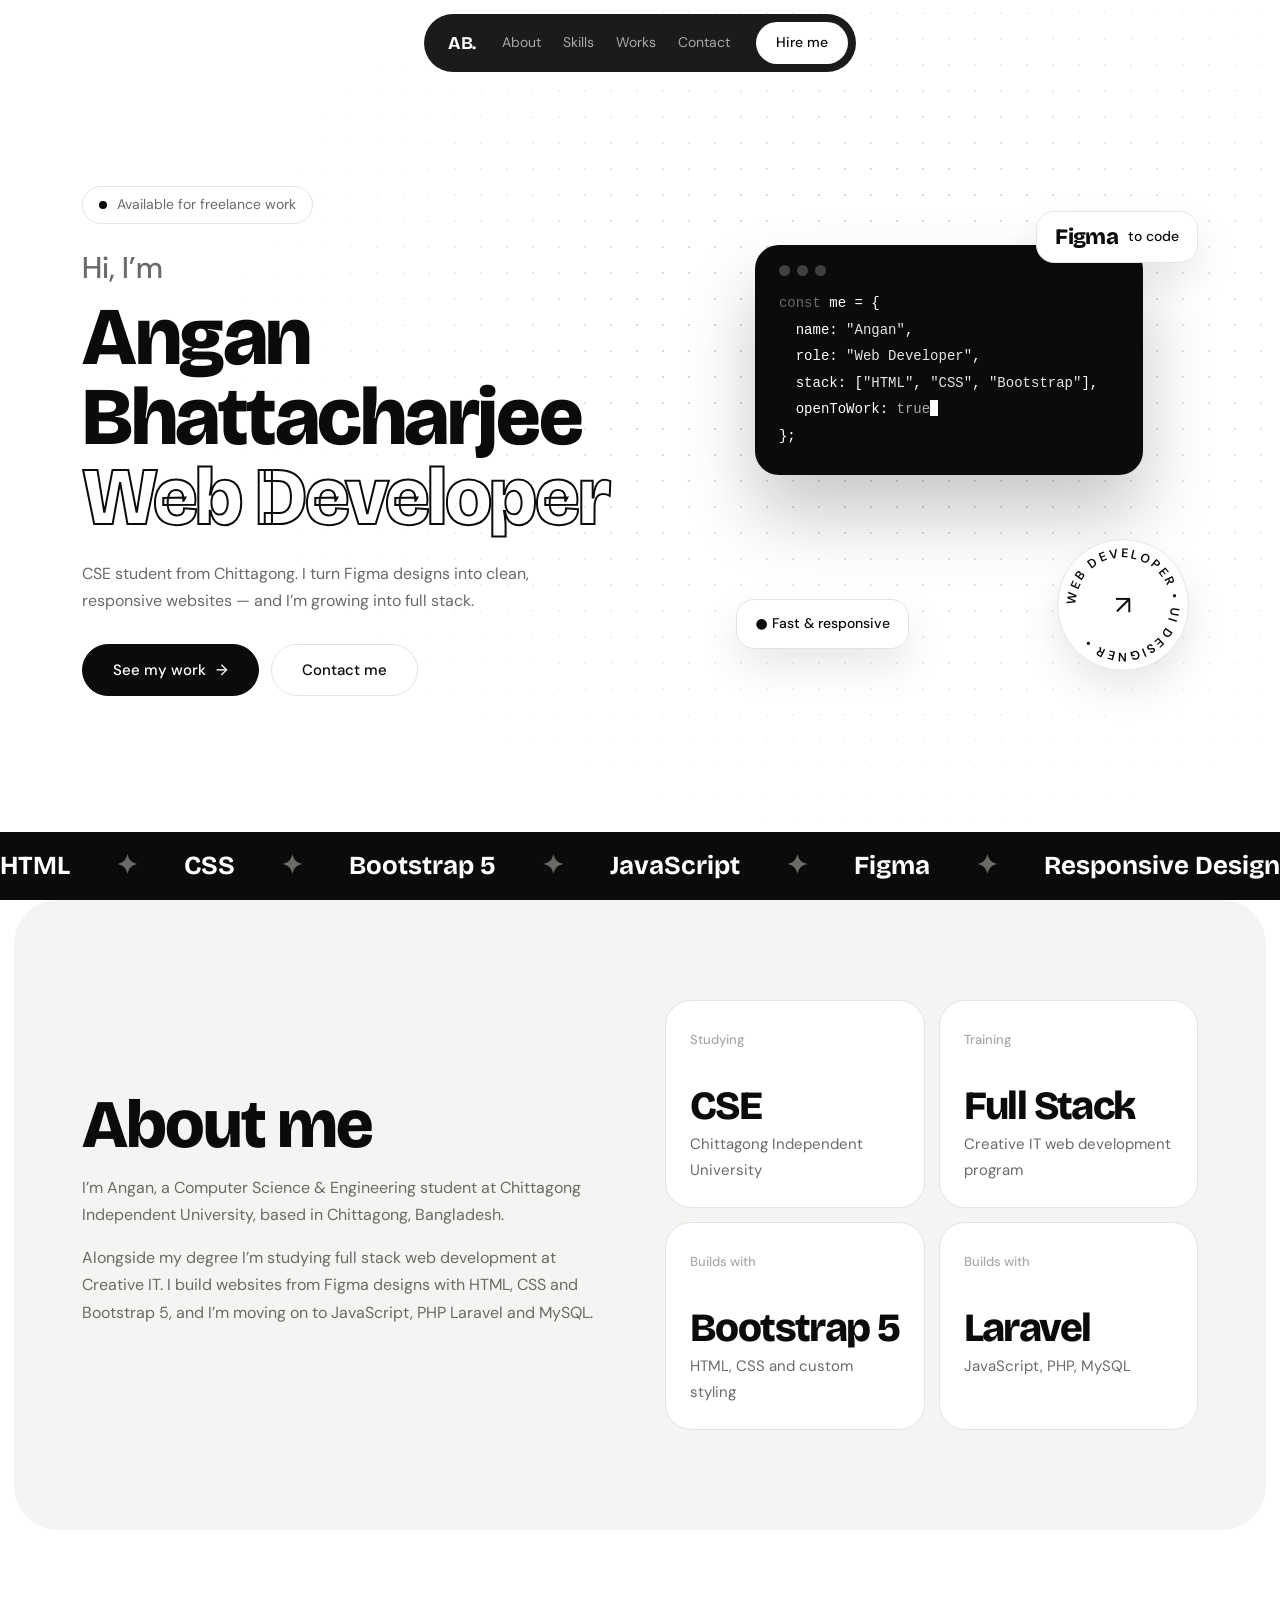
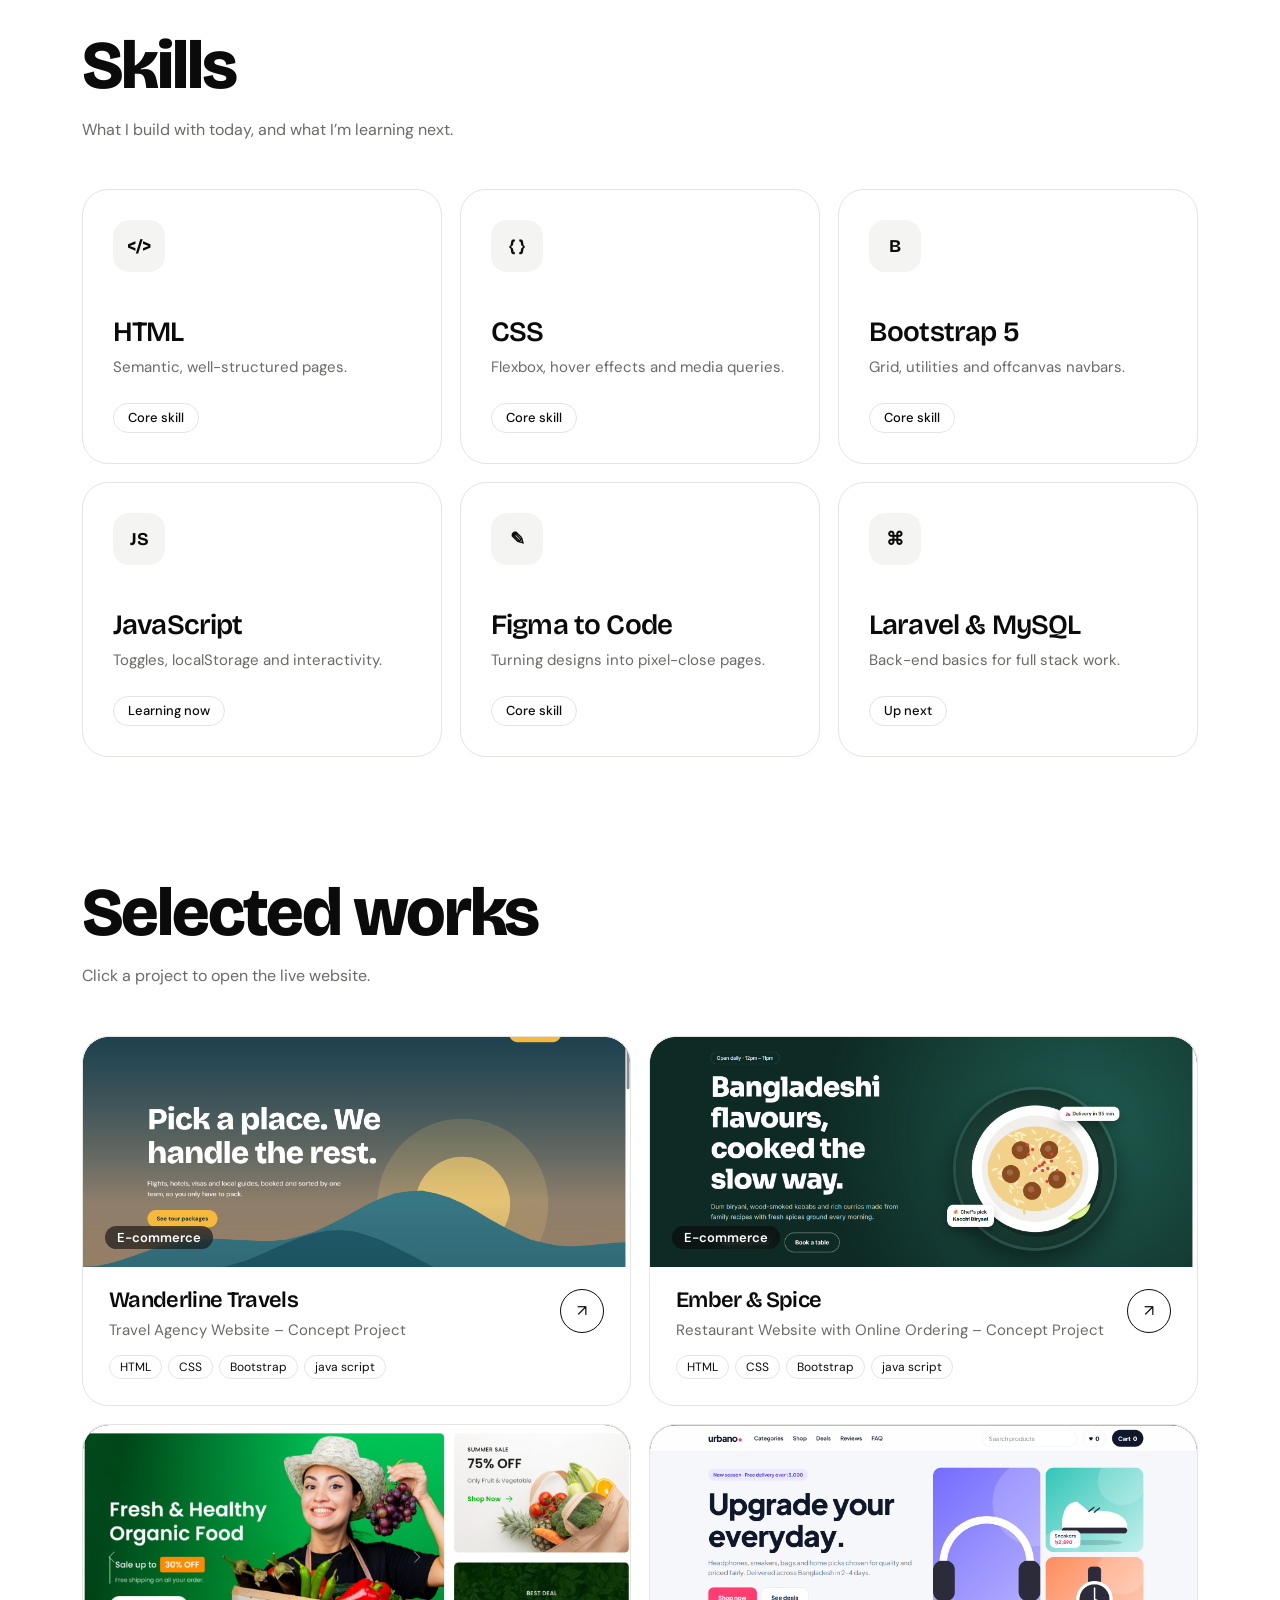
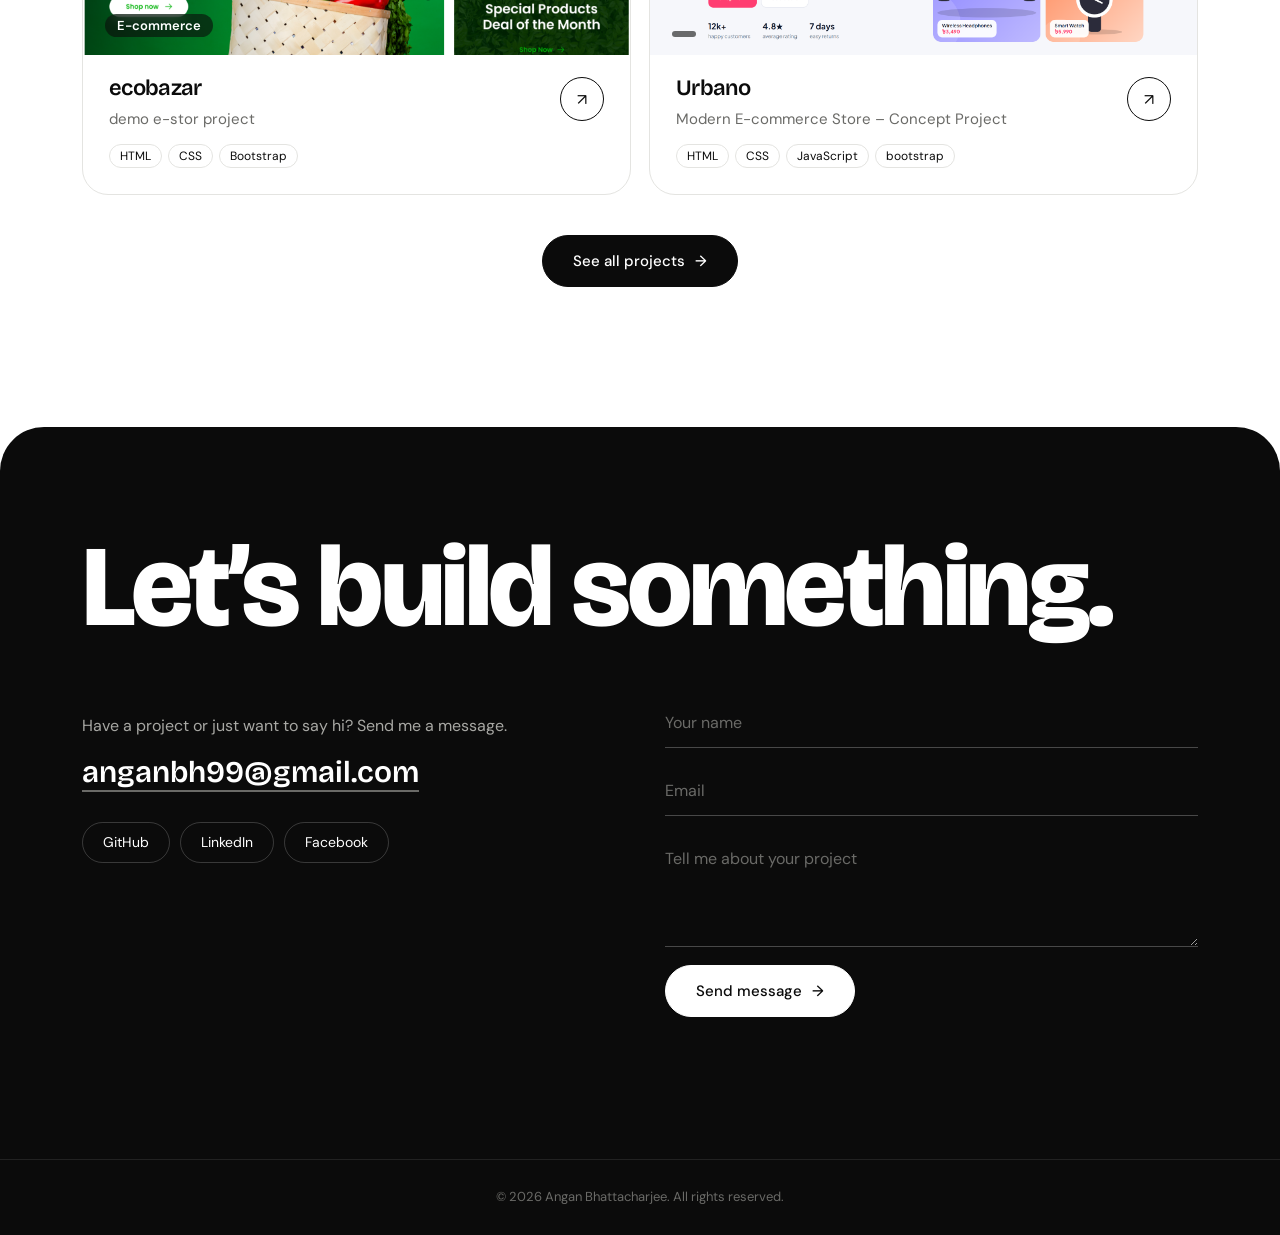
<file: index.html>
<!DOCTYPE html>
<html lang="en">

<head>
  <meta charset="utf-8">
  <meta name="viewport" content="width=device-width, initial-scale=1">
  <title>Angan Bhattacharjee – Web Developer</title>
  <meta name="description" content="Angan Bhattacharjee – web developer and CSE student from Chittagong, Bangladesh.">

  <!-- Fonts from Google Fonts -->
  <link rel="preconnect" href="https://fonts.googleapis.com">
  <link rel="preconnect" href="https://fonts.gstatic.com" crossorigin>
  <link
    href="https://fonts.googleapis.com/css2?family=Bricolage+Grotesque:opsz,wght@12..96,400;12..96,600;12..96,800&family=DM+Sans:wght@400;500&display=swap"
    rel="stylesheet">

  <!-- Your CSS file -->
  <link rel="stylesheet" href="style.css">
</head>

<body>
  
  <!-- ============ HEADER / NAVIGATION ============ -->
  <header class="site-header">
    <div class="pill">
      <a class="logo" href="index.html">AB.</a>
      <nav class="nav" id="nav" aria-label="Main menu">
        <a href="index.html#about">About</a>
        <a href="index.html#skills">Skills</a>
        <a href="works.html">Works</a>
        <a href="index.html#contact">Contact</a>
      </nav>
      <a class="cta" href="index.html#contact">Hire me</a>
      <!-- Menu button: only visible on phones -->
      <button class="burger" id="burger" type="button" aria-label="Open menu"
        aria-expanded="false"><span></span><span></span></button>
    </div>
  </header>

  <main>

    <!-- ============ HERO (first screen) ============ -->
    <section class="hero" id="home">
      <div class="wrap">
        <div>
          <span class="tag load"><i></i>Available for freelance work</span>
          <h1 class="load d1">
            <small>Hi, I’m</small>
            <!-- script.js turns this name into animated letters -->
            <span class="name" id="name">Angan Bhattacharjee</span>
            <span class="out">Web Developer</span>
          </h1>
          <p class="lead load d2">CSE student from Chittagong. I turn Figma designs into clean, responsive websites —
            and I’m growing into full stack.</p>
          <div class="hero-buttons load d3">
            <a class="btn" href="#works">See my work <span>→</span></a>
            <a class="btn outline" href="#contact">Contact me</a>
          </div>
        </div>

        <!-- Right side decoration (hidden from screen readers) -->
        <div class="stage load d2" aria-hidden="true">
          <div class="code">
            <div class="dots"><i></i><i></i><i></i></div>
            <span class="d">const</span> me = {<br>
            &nbsp;&nbsp;name: <span class="s">"Angan"</span>,<br>
            &nbsp;&nbsp;role: <span class="s">"Web Developer"</span>,<br>
            &nbsp;&nbsp;stack: [<span class="s">"HTML"</span>, <span class="s">"CSS"</span>, <span
              class="s">"Bootstrap"</span>],<br>
            &nbsp;&nbsp;openToWork: <span class="a">true</span><span class="cursor"></span><br>
            };
          </div>
          <div class="chip chip-1"><b>Figma</b>to code</div>
          <div class="chip chip-2">● Fast &amp; responsive</div>
          <div class="badge">
            <svg viewBox="0 0 120 120">
              <defs>
                <path id="circle" d="M60,60 m-44,0 a44,44 0 1,1 88,0 a44,44 0 1,1 -88,0" />
              </defs>
              <text font-size="11.5" font-weight="600" letter-spacing="2.2" fill="#0b0b0b">
                <textPath href="#circle">WEB DEVELOPER • UI DESIGNER • </textPath>
              </text>
            </svg>
            <span>↗</span>
          </div>
        </div>
      </div>

      <!-- Moving strip. The list is written twice so the loop never has a gap. -->
      <div class="marquee" aria-hidden="true">
        <div><span>HTML</span><em>✦</em><span>CSS</span><em>✦</em><span>Bootstrap
            5</span><em>✦</em><span>JavaScript</span><em>✦</em><span>Figma</span><em>✦</em><span>Responsive
            Design</span><em>✦</em><span>HTML</span><em>✦</em><span>CSS</span><em>✦</em><span>Bootstrap
            5</span><em>✦</em><span>JavaScript</span><em>✦</em><span>Figma</span><em>✦</em><span>Responsive
            Design</span><em>✦</em></div>
      </div>
    </section>

    <!-- ============ ABOUT ============ -->
    <section class="about" id="about">
      <div class="wrap">
        <div>
          <h2>About me</h2>
          <p class="lead" style="max-width:none">I’m Angan, a Computer Science &amp; Engineering student at Chittagong
            Independent University, based in Chittagong, Bangladesh.</p>
          <p>Alongside my degree I’m studying full stack web development at Creative IT. I build websites from Figma
            designs with HTML, CSS and Bootstrap 5, and I’m moving on to JavaScript, PHP Laravel and MySQL.</p>
        </div>
        <div class="facts">
          <div class="card"><span class="label">Studying</span><b>CSE</b>
            <p>Chittagong Independent University</p>
          </div>
          <div class="card"><span class="label">Training</span><b>Full Stack</b>
            <p>Creative IT web development program</p>
          </div>
          <div class="card"><span class="label">Builds with</span><b>Bootstrap 5</b>
            <p>HTML, CSS and custom styling</p>
          </div>
          <div class="card"><span class="label">Builds with</span><b>Laravel</b>
            <p>JavaScript, PHP, MySQL</p>
          </div>
        </div>
      </div>
    </section>

    <!-- ============ SKILLS ============ -->
    <section id="skills">
      <div class="wrap">
        <h2>Skills</h2>
        <p class="lead">What I build with today, and what I’m learning next.</p>
        <div class="grid grid-3">
          <div class="card">
            <div class="ico">&lt;/&gt;</div>
            <h3>HTML</h3>
            <p>Semantic, well-structured pages.</p>
            <span class="level">Core skill</span>
          </div>
          <div class="card">
            <div class="ico">{ }</div>
            <h3>CSS</h3>
            <p>Flexbox, hover effects and media queries.</p>
            <span class="level">Core skill</span>
          </div>
          <div class="card">
            <div class="ico">B</div>
            <h3>Bootstrap 5</h3>
            <p>Grid, utilities and offcanvas navbars.</p>
            <span class="level">Core skill</span>
          </div>
          <div class="card">
            <div class="ico">JS</div>
            <h3>JavaScript</h3>
            <p>Toggles, localStorage and interactivity.</p>
            <span class="level">Learning now</span>
          </div>
          <div class="card">
            <div class="ico">✎</div>
            <h3>Figma to Code</h3>
            <p>Turning designs into pixel-close pages.</p>
            <span class="level">Core skill</span>
          </div>
          <div class="card">
            <div class="ico">⌘</div>
            <h3>Laravel &amp; MySQL</h3>
            <p>Back-end basics for full stack work.</p>
            <span class="level">Up next</span>
          </div>
        </div>
      </div>
    </section>

    <!-- ============ SELECTED WORKS ============
         Cards are created by script.js from projects.js.
         Each card is a link to the live project. -->
    <section id="works" style="padding-top:20px">
      <div class="wrap">
        <h2>Selected works</h2>
        <p class="lead">Click a project to open the live website.</p>
        <div class="grid grid-2" id="featuredWorks"></div>
        <div class="more"><a class="btn" href="works.html">See all projects <span>→</span></a></div>
      </div>
    </section>

  </main>

  <!-- ============ CONTACT ============ -->
  <section class="contact" id="contact">
    <div class="wrap">
      <h2>Let’s build something.</h2>
      <div>
        <div>
          <p class="lead">Have a project or just want to say hi? Send me a message.</p>
          <!-- TODO: put your real email and social links -->
          <a class="mail" href="mailto:anganbh99@gmail.com">anganbh99@gmail.com</a>
          <div class="social">
            <a href="https://github.com/" target="_blank" rel="noopener noreferrer">GitHub</a>
            <a href="https://linkedin.com/" target="_blank" rel="noopener noreferrer">LinkedIn</a>
            <a href="https://facebook.com/" target="_blank" rel="noopener noreferrer">Facebook</a>
          </div>
        </div>

        <!-- Contact form. script.js sends it to your backend (see CONFIG in script.js).
             The "name" attributes (name, email, message) are the field names your backend will receive. -->
        <form id="contactForm" novalidate>
          <input type="text" name="name" placeholder="Your name" autocomplete="name" required>
          <input type="email" name="email" placeholder="Email" autocomplete="email" required>
          <textarea name="message" rows="4" placeholder="Tell me about your project" required></textarea>
          <!-- Spam trap: hidden from people, bots fill it. Do not remove. -->
          <input class="hidden-field" type="text" name="website" tabindex="-1" autocomplete="off" aria-hidden="true">
          <button class="btn" type="submit">Send message <span>→</span></button>
          <p class="form-status" id="formStatus" role="status"></p>
        </form>
      </div>
    </div>
  </section>

  <!-- ============ FOOTER ============ -->
  <footer class="site-footer">© <span id="year">2026</span> Angan Bhattacharjee. All rights reserved.</footer>

  <!-- JavaScript files: projects.js must come BEFORE script.js -->
  <script src="projects.js"></script>
  <script src="script.js"></script>
</body>

</html>
</file>
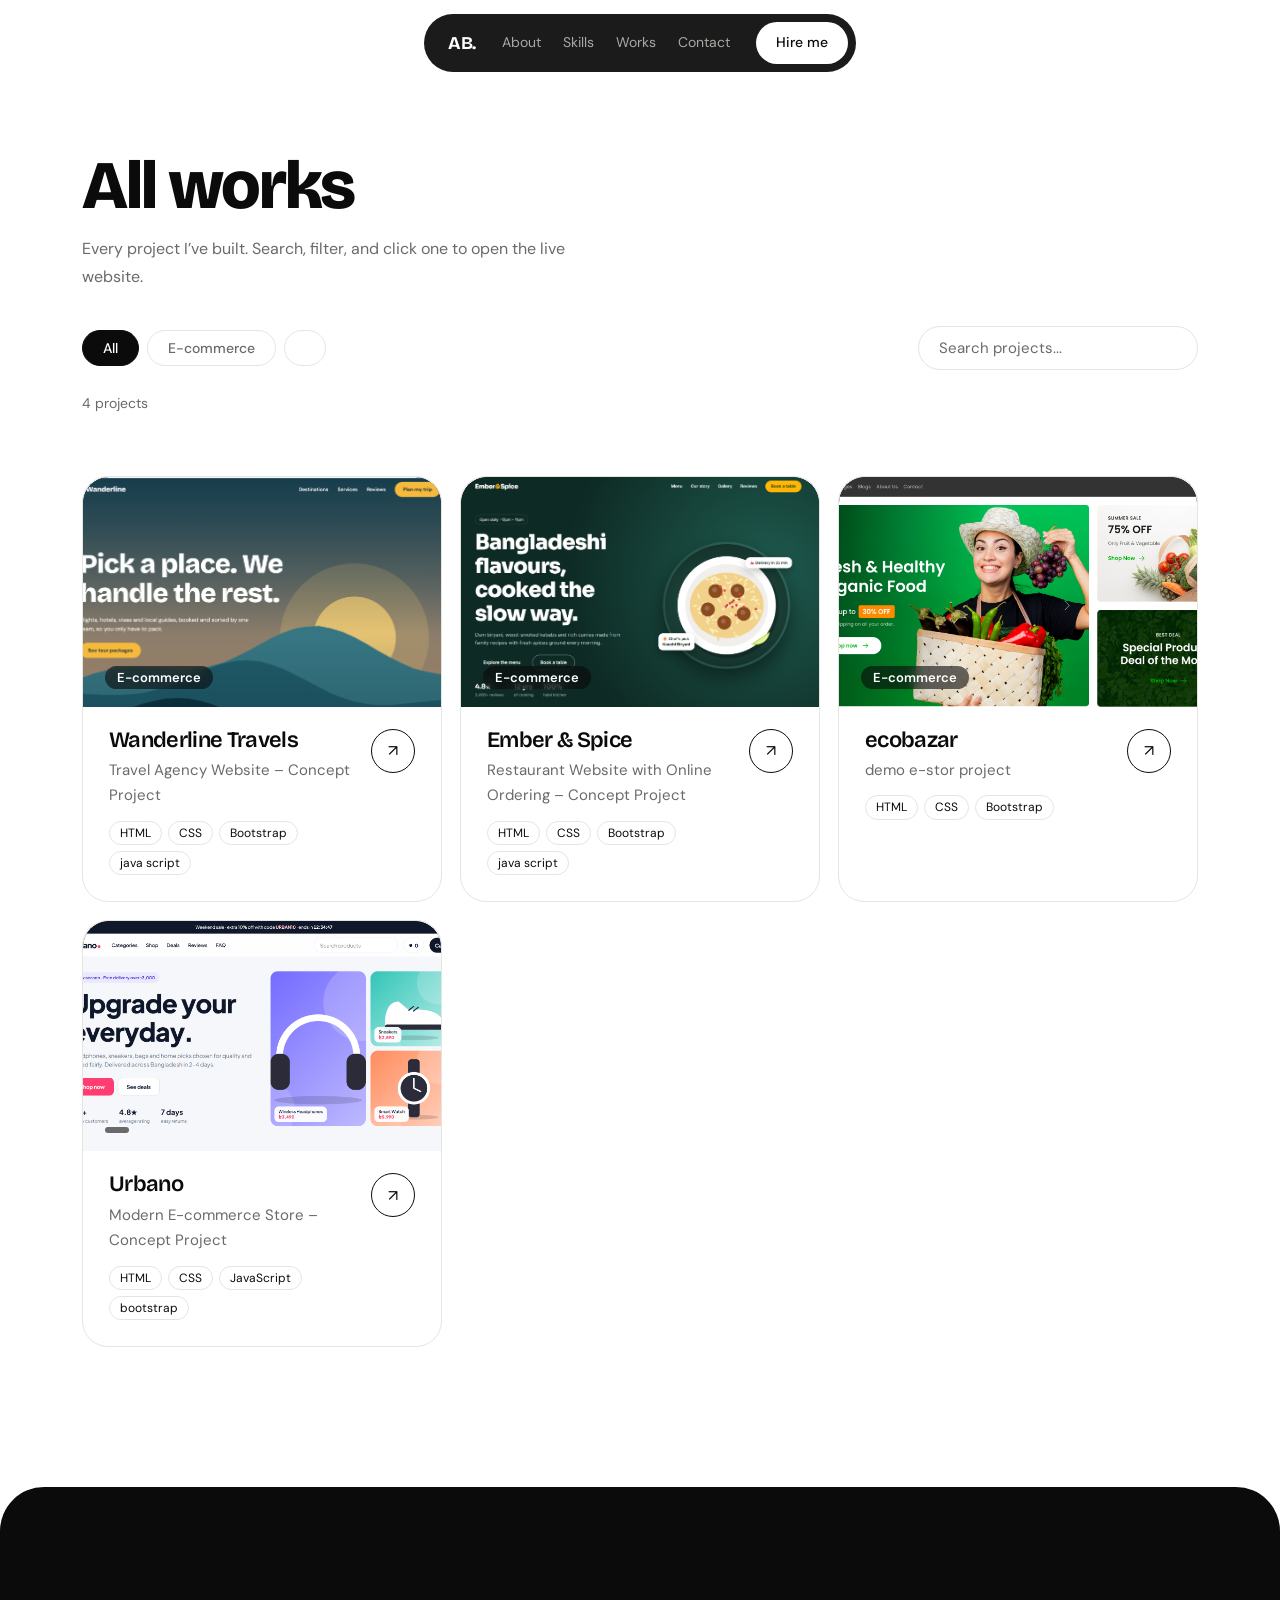
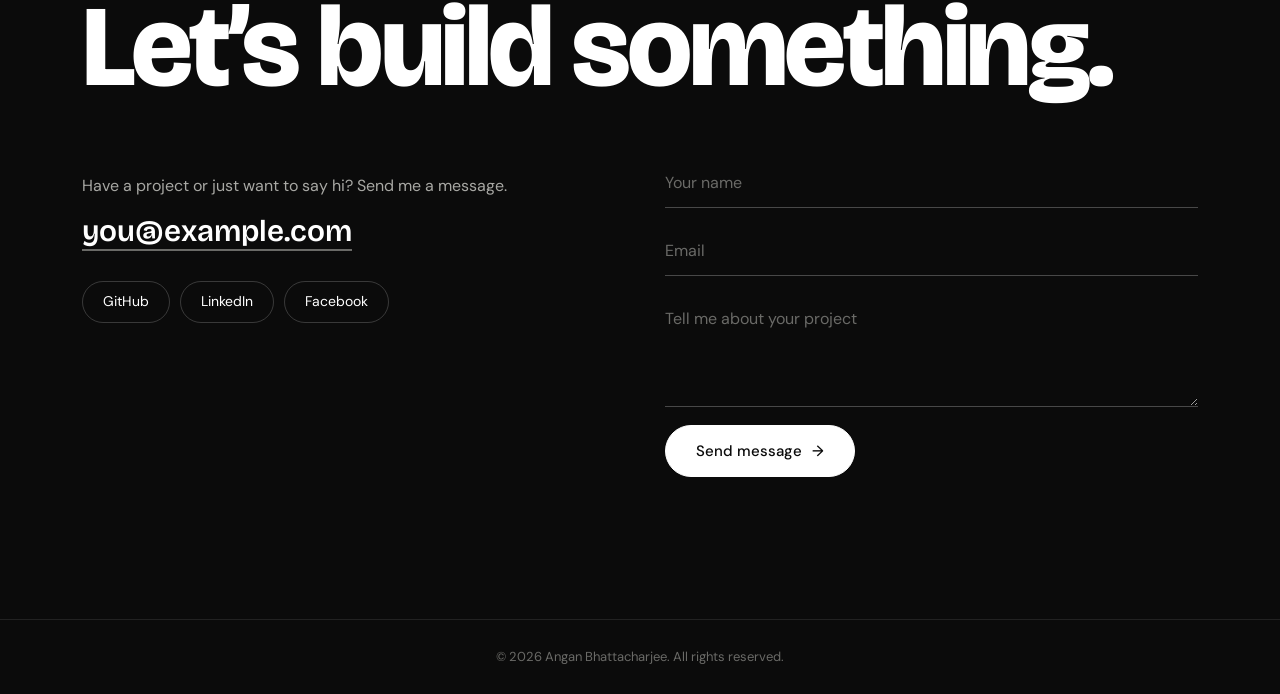
<file: works.html>
<!DOCTYPE html>
<html lang="en">
<head>
  <meta charset="utf-8">
  <meta name="viewport" content="width=device-width, initial-scale=1">
  <title>All Works – Angan Bhattacharjee</title>
  <meta name="description" content="Angan Bhattacharjee – web developer and CSE student from Chittagong, Bangladesh.">

  <!-- Fonts from Google Fonts -->
  <link rel="preconnect" href="https://fonts.googleapis.com">
  <link rel="preconnect" href="https://fonts.gstatic.com" crossorigin>
  <link href="https://fonts.googleapis.com/css2?family=Bricolage+Grotesque:opsz,wght@12..96,400;12..96,600;12..96,800&family=DM+Sans:wght@400;500&display=swap" rel="stylesheet">

  <!-- Your CSS file -->
  <link rel="stylesheet" href="style.css">
</head>
<body>

  <!-- ============ HEADER / NAVIGATION ============ -->
  <header class="site-header">
    <div class="pill">
      <a class="logo" href="index.html">AB.</a>
      <nav class="nav" id="nav" aria-label="Main menu">
        <a href="index.html#about">About</a>
        <a href="index.html#skills">Skills</a>
        <a href="works.html">Works</a>
        <a href="index.html#contact">Contact</a>
      </nav>
      <a class="cta" href="index.html#contact">Hire me</a>
      <!-- Menu button: only visible on phones -->
      <button class="burger" id="burger" type="button" aria-label="Open menu" aria-expanded="false"><span></span><span></span></button>
    </div>
  </header>

  <main>

    <!-- ============ PAGE TITLE ============ -->
    <section class="page-head">
      <div class="wrap">
        <h2>All works</h2>
        <p class="lead">Every project I’ve built. Search, filter, and click one to open the live website.</p>

        <!-- Filter buttons are created by script.js from the project categories -->
        <div class="toolbar">
          <div class="filters" id="filters" aria-label="Filter projects"></div>
          <input class="search" id="search" type="search" placeholder="Search projects..." aria-label="Search projects">
        </div>
        <p class="count" id="count"></p>
      </div>
    </section>

    <!-- ============ ALL PROJECTS (created by script.js) ============ -->
    <section class="works-page">
      <div class="wrap">
        <div class="grid grid-3" id="allWorks"></div>
        <noscript><p class="empty">Please turn on JavaScript to see the projects.</p></noscript>
      </div>
    </section>

  </main>

  <!-- ============ CONTACT ============ -->
  <section class="contact" id="contact">
    <div class="wrap">
      <h2>Let’s build something.</h2>
      <div>
        <div>
          <p class="lead">Have a project or just want to say hi? Send me a message.</p>
          <!-- TODO: put your real email and social links -->
          <a class="mail" href="mailto:you@example.com">you@example.com</a>
          <div class="social">
            <a href="https://github.com/" target="_blank" rel="noopener noreferrer">GitHub</a>
            <a href="https://linkedin.com/" target="_blank" rel="noopener noreferrer">LinkedIn</a>
            <a href="https://facebook.com/" target="_blank" rel="noopener noreferrer">Facebook</a>
          </div>
        </div>

        <!-- Contact form. script.js sends it to your backend (see CONFIG in script.js).
             The "name" attributes (name, email, message) are the field names your backend will receive. -->
        <form id="contactForm" novalidate>
          <input type="text" name="name" placeholder="Your name" autocomplete="name" required>
          <input type="email" name="email" placeholder="Email" autocomplete="email" required>
          <textarea name="message" rows="4" placeholder="Tell me about your project" required></textarea>
          <!-- Spam trap: hidden from people, bots fill it. Do not remove. -->
          <input class="hidden-field" type="text" name="website" tabindex="-1" autocomplete="off" aria-hidden="true">
          <button class="btn" type="submit">Send message <span>→</span></button>
          <p class="form-status" id="formStatus" role="status"></p>
        </form>
      </div>
    </div>
  </section>

  <!-- ============ FOOTER ============ -->
  <footer class="site-footer">© <span id="year">2026</span> Angan Bhattacharjee. All rights reserved.</footer>

  <!-- JavaScript files: projects.js must come BEFORE script.js -->
  <script src="projects.js"></script>
  <script src="script.js"></script>
</body>
</html>
</file>
<file: style.css>
/* =====================================================
   style.css  –  styles for index.html and works.html
   Sections:
     1. Variables (change colors / fonts here)
     2. Reset & base
     3. Header & mobile menu
     4. Buttons
     5. Hero
     6. Marquee
     7. Cards (shared by skills, works, about)
     8. About
     9. Works (cards, filter bar)
    10. Contact & footer
    11. Responsive (tablet, mobile)
   ===================================================== */

/* ---------- 1. VARIABLES ---------- */
:root {
  --white: #fff;
  --paper: #f4f4f2;
  /* very light grey */
  --line: #e4e4e1;
  /* borders */
  --grey: #a8a8a4;
  --grey-dark: #6a6a67;
  /* body text */
  --black: #0b0b0b;
  --font-head: "Bricolage Grotesque", sans-serif;
  --font-body: "DM Sans", system-ui, sans-serif;
}

/* ---------- 2. RESET & BASE ---------- */
*,
*::before,
*::after {
  box-sizing: border-box;
}

html {
  scroll-behavior: smooth;
  scroll-padding-top: 90px;
}

body {
  margin: 0;
  background: var(--white);
  color: var(--black);
  font: 400 16px/1.7 var(--font-body);
}

a {
  color: inherit;
  text-decoration: none;
}

img {
  max-width: 100%;
  display: block;
}

h1,
h2,
h3,
h4 {
  font-family: var(--font-head);
  margin: 0;
  line-height: 1.05;
  letter-spacing: -.03em;
}

h2 {
  font-size: clamp(36px, 6vw, 68px);
  font-weight: 800;
}

.wrap {
  max-width: 1160px;
  margin: 0 auto;
  padding: 0 22px;
}

/* keeps content centered */
section {
  padding: 100px 0;
}

.lead {
  color: var(--grey-dark);
  max-width: 520px;
  margin: 14px 0 0;
}

a:focus-visible,
button:focus-visible {
  outline: 2px solid var(--grey);
  outline-offset: 3px;
}

/* ---------- 3. HEADER & MOBILE MENU ---------- */
.site-header {
  position: fixed;
  top: 14px;
  left: 0;
  right: 0;
  z-index: 30;
  display: flex;
  justify-content: center;
  padding: 0 14px;
}

.pill {
  position: relative;
  display: flex;
  align-items: center;
  gap: 26px;
  background: #0b0b0bee;
  color: var(--white);
  border-radius: 60px;
  padding: 8px 8px 8px 24px;
  backdrop-filter: blur(10px);
}

.logo {
  font: 700 18px var(--font-head);
  letter-spacing: -.02em;
}

.nav {
  display: flex;
  gap: 22px;
  font-size: 14px;
  color: var(--grey);
}

.nav a {
  position: relative;
  transition: color .25s;
}

.nav a::after {
  content: "";
  position: absolute;
  left: 0;
  bottom: -2px;
  height: 1px;
  width: 100%;
  background: var(--white);
  transform: scaleX(0);
  transform-origin: left;
  transition: transform .3s;
}

.nav a:hover {
  color: var(--white);
}

.nav a:hover::after {
  transform: scaleX(1);
}

.cta {
  background: var(--white);
  color: var(--black);
  border-radius: 40px;
  padding: 9px 20px;
  font-weight: 500;
  font-size: 14px;
  transition: .3s;
  white-space: nowrap;
}

.cta:hover {
  background: var(--line);
  transform: scale(.96);
}

.burger {
  display: none;
  width: 40px;
  height: 40px;
  border: 0;
  border-radius: 50%;
  background: #ffffff1f;
  cursor: pointer;
  position: relative;
}

.burger span {
  position: absolute;
  left: 12px;
  right: 12px;
  height: 2px;
  background: var(--white);
  transition: .3s;
}

.burger span:first-child {
  top: 16px;
}

.burger span:last-child {
  top: 22px;
}

.burger[aria-expanded="true"] span:first-child {
  top: 19px;
  transform: rotate(45deg);
}

.burger[aria-expanded="true"] span:last-child {
  top: 19px;
  transform: rotate(-45deg);
}

/* ---------- 4. BUTTONS ---------- */
.btn {
  display: inline-flex;
  align-items: center;
  justify-content: center;
  gap: 10px;
  background: var(--black);
  color: var(--white);
  border: 1px solid var(--black);
  border-radius: 50px;
  padding: 15px 30px;
  font: 500 15px var(--font-body);
  cursor: pointer;
  transition: .35s;
}

.btn:hover {
  background: var(--white);
  color: var(--black);
  gap: 18px;
}

.btn.outline {
  background: var(--white);
  color: var(--black);
  border-color: var(--line);
}

.btn.outline:hover {
  background: var(--black);
  color: var(--white);
}

.btn:disabled {
  opacity: .5;
  cursor: wait;
}

/* ---------- 5. HERO ---------- */
.hero {
  min-height: 100vh;
  min-height: 100svh;
  display: flex;
  flex-direction: column;
  padding: 110px 0 0;
  position: relative;
  overflow: hidden;
}

.hero::before {
  content: "";
  position: absolute;
  inset: 0;
  pointer-events: none;
  /* dotted background */
  background: radial-gradient(#0b0b0b2e 1px, transparent 1.5px) 0 0 / 26px 26px;
  -webkit-mask-image: radial-gradient(ellipse 70% 70% at 70% 40%, #000 15%, transparent 75%);
  mask-image: radial-gradient(ellipse 70% 70% at 70% 40%, #000 15%, transparent 75%);
}

.hero .wrap {
  position: relative;
  flex: 1;
  width: 100%;
  display: grid;
  grid-template-columns: 1.15fr .85fr;
  gap: 30px;
  align-items: center;
}

.tag {
  display: inline-flex;
  gap: 10px;
  align-items: center;
  border: 1px solid var(--line);
  background: var(--white);
  border-radius: 40px;
  padding: 6px 16px;
  font-size: 14px;
  color: var(--grey-dark);
}

.tag i {
  width: 8px;
  height: 8px;
  border-radius: 50%;
  background: var(--black);
  animation: pulse 1.8s infinite;
}

.hero h1 {
  font-weight: 800;
  margin: 24px 0 22px;
  font-size: clamp(38px, 6.4vw, 92px);
  line-height: .98;
}

.hero h1 small {
  display: block;
  font: 500 clamp(18px, 2.4vw, 30px) var(--font-body);
  letter-spacing: 0;
  color: var(--grey-dark);
  margin-bottom: 10px;
}

.hero h1 .name {
  display: block;
}

.word {
  display: inline-block;
  white-space: nowrap;
}

/* keeps a word in one piece */
.word span {
  display: inline-block;
  transition: transform .35s cubic-bezier(.3, 1.6, .5, 1), color .3s;
}

.word span:hover {
  transform: translateY(-14px) rotate(-4deg);
  color: var(--grey);
}

.hero h1 .out {
  display: block;
  color: transparent;
  -webkit-text-stroke: 2px var(--black);
  transition: color .5s;
}

.hero h1 .out:hover {
  color: var(--black);
}

.hero .lead {
  margin: 0 0 30px;
  max-width: 470px;
}

.hero-buttons {
  display: flex;
  gap: 12px;
  flex-wrap: wrap;
}

/* page-load animation: items slide in one after another */
.load {
  opacity: 0;
  transform: translateY(24px);
  animation: slide-in .8s cubic-bezier(.2, .8, .2, 1) forwards;
}

.d1 {
  animation-delay: .12s;
}

.d2 {
  animation-delay: .24s;
}

.d3 {
  animation-delay: .36s;
}

/* right side: code card + floating chips + spinning badge */
.stage {
  position: relative;
  height: 460px;
}

.code {
  position: absolute;
  left: 4%;
  top: 34px;
  width: 84%;
  background: var(--black);
  color: var(--white);
  border-radius: 24px;
  padding: 20px 24px 26px;
  box-shadow: 0 40px 70px #0b0b0b38;
  font: 500 14px/1.9 ui-monospace, Menlo, Consolas, monospace;
  animation: float 6s ease-in-out infinite;
  transition: transform .5s;
}

.code:hover {
  transform: rotate(-2deg) scale(1.03);
  animation-play-state: paused;
}

.dots {
  display: flex;
  gap: 7px;
  margin-bottom: 14px;
}

.dots i {
  width: 11px;
  height: 11px;
  border-radius: 50%;
  background: #ffffff38;
}

.code .s {
  color: var(--line);
}

.code .a {
  color: var(--grey);
}

.code .d {
  color: var(--grey-dark);
}

.cursor {
  display: inline-block;
  width: 8px;
  height: 16px;
  background: var(--white);
  vertical-align: -3px;
  animation: blink 1s steps(2) infinite;
}

.chip {
  position: absolute;
  background: var(--white);
  border: 1px solid var(--line);
  border-radius: 18px;
  padding: 12px 18px;
  box-shadow: 0 18px 40px #0b0b0b18;
  font-weight: 500;
  font-size: 14px;
  display: flex;
  gap: 10px;
  align-items: center;
  transition: .35s;
}

.chip:hover {
  background: var(--black);
  color: var(--white);
  transform: scale(1.07);
}

.chip b {
  font: 800 22px var(--font-head);
  letter-spacing: -.03em;
}

.chip-1 {
  right: 0;
  top: 0;
  animation: float 5s ease-in-out -1s infinite;
}

.chip-2 {
  left: 0;
  bottom: 22px;
  animation: float 7s ease-in-out -3s infinite;
}

.badge {
  position: absolute;
  right: 2%;
  bottom: 0;
  width: 132px;
  height: 132px;
  border-radius: 50%;
  background: var(--white);
  border: 1px solid var(--line);
  display: grid;
  place-items: center;
  box-shadow: 0 18px 40px #0b0b0b18;
}

.badge svg {
  position: absolute;
  inset: 0;
  animation: spin 16s linear infinite;
}

.badge:hover svg {
  animation-duration: 3s;
}

.badge span {
  font-size: 26px;
  transition: transform .4s;
}

.badge:hover span {
  transform: rotate(45deg);
}

/* animations */
@keyframes pulse {
  50% {
    transform: scale(1.9);
    opacity: .2;
  }
}

@keyframes slide-in {
  to {
    opacity: 1;
    transform: none;
  }
}

@keyframes float {
  50% {
    transform: translateY(-14px);
  }
}

@keyframes blink {
  50% {
    opacity: 0;
  }
}

@keyframes spin {
  to {
    transform: rotate(360deg);
  }
}

@keyframes scroll-left {
  to {
    transform: translateX(-50%);
  }
}

/* ---------- 6. MARQUEE (moving skills strip) ---------- */
.marquee {
  background: var(--black);
  color: var(--white);
  overflow: hidden;
  white-space: nowrap;
  margin-top: 60px;
  padding: 18px 0;
}

.marquee div {
  display: inline-flex;
  gap: 46px;
  animation: scroll-left 28s linear infinite;
  font: 700 26px var(--font-head);
}

.marquee:hover div {
  animation-play-state: paused;
}

.marquee em {
  font-style: normal;
  color: var(--grey-dark);
}

/* ---------- 7. CARDS (shared) ---------- */
.grid {
  display: grid;
  gap: 18px;
  margin-top: 46px;
}

.grid-3 {
  grid-template-columns: repeat(3, 1fr);
}

.grid-2 {
  grid-template-columns: repeat(2, 1fr);
}

.card {
  position: relative;
  overflow: hidden;
  isolation: isolate;
  border: 1px solid var(--line);
  border-radius: 26px;
  padding: 30px;
  background: var(--white);
  transition: background .45s, color .45s, transform .45s cubic-bezier(.2, .8, .2, 1), border-color .45s;
}

.card::before {
  content: "";
  position: absolute;
  inset: 0;
  z-index: -1;
  opacity: 0;
  transition: opacity .4s;
  /* mouse spotlight */
  background: radial-gradient(260px circle at var(--x, 50%) var(--y, 50%), #ffffff26, transparent 70%);
}

.card:hover {
  background: var(--black);
  color: var(--white);
  border-color: var(--black);
  transform: translateY(-8px);
}

.card:hover::before {
  opacity: 1;
}

.card h3 {
  font-size: 28px;
  font-weight: 600;
  margin: 46px 0 8px;
}

.card p {
  margin: 0;
  color: var(--grey-dark);
  font-size: 15px;
  transition: color .4s;
}

.card:hover p {
  color: var(--grey);
}

.ico {
  width: 52px;
  height: 52px;
  border-radius: 16px;
  background: var(--paper);
  display: grid;
  place-items: center;
  font: 700 18px var(--font-head);
  transition: .45s;
}

.card:hover .ico {
  background: var(--white);
  color: var(--black);
  transform: rotate(-12deg) scale(1.1);
}

.level {
  display: inline-block;
  margin-top: 22px;
  border: 1px solid var(--line);
  border-radius: 30px;
  padding: 3px 14px;
  font-size: 13px;
  font-weight: 500;
  transition: .4s;
}

.card:hover .level {
  border-color: #ffffff40;
}

.empty {
  grid-column: 1 / -1;
  text-align: center;
  color: var(--grey-dark);
  padding: 50px 0;
}

/* ---------- 8. ABOUT ---------- */
.about {
  background: var(--paper);
  border-radius: 44px;
  margin: 0 14px;
}

.about .wrap {
  display: grid;
  grid-template-columns: 1fr 1fr;
  gap: 50px;
  align-items: center;
}

.about p {
  color: var(--grey-dark);
}

.facts {
  display: grid;
  grid-template-columns: 1fr 1fr;
  gap: 14px;
}

.facts .card {
  padding: 24px;
}

.facts .label {
  font-size: 13px;
  font-weight: 500;
  color: var(--grey);
}

.facts b {
  display: block;
  font: 800 clamp(26px, 3.6vw, 40px) var(--font-head);
  letter-spacing: -.04em;
  margin: 34px 0 6px;
  line-height: 1;
}

/* ---------- 9. WORKS ---------- */
.work {
  padding: 0;
  display: block;
}

.th {
  height: 230px;
  position: relative;
  overflow: hidden;
  border-radius: 26px 26px 0 0;
  background: var(--black);
}

.th::after {
  content: "";
  position: absolute;
  inset: -30%;
  background: var(--pat);
  opacity: .55;
  transition: transform .8s cubic-bezier(.2, .8, .2, 1);
}

.work:hover .th::after {
  transform: scale(1.25) rotate(8deg);
}

.th.has-img::after {
  display: none;
}

/* no pattern when a real image exists */
.th img {
  position: absolute;
  inset: 0;
  width: 100%;
  height: 100%;
  object-fit: cover;
  transition: transform .6s;
}

.work:hover .th img {
  transform: scale(1.06);
}

.th b {
  position: absolute;
  left: 22px;
  bottom: 18px;
  z-index: 1;
  color: var(--white);
  font: 600 13px var(--font-body);
  background: #0b0b0b99;
  border-radius: 30px;
  padding: 3px 12px;
  backdrop-filter: blur(6px);
}

.work .bd {
  padding: 22px 26px 26px;
  display: flex;
  justify-content: space-between;
  align-items: flex-start;
  gap: 14px;
}

.work h3 {
  font-size: 22px;
  margin: 0 0 6px;
}

.tags {
  display: flex;
  gap: 6px;
  flex-wrap: wrap;
  margin-top: 12px;
}

.tags span {
  font-size: 12px;
  border: 1px solid var(--line);
  border-radius: 20px;
  padding: 1px 10px;
  transition: border-color .4s;
}

.work:hover .tags span {
  border-color: #ffffff40;
}

.arr {
  width: 44px;
  height: 44px;
  flex: none;
  border-radius: 50%;
  border: 1px solid currentColor;
  display: grid;
  place-items: center;
  transition: .4s;
}

.work:hover .arr {
  background: var(--white);
  color: var(--black);
  transform: rotate(45deg);
}

.p1 {
  --pat: repeating-linear-gradient(90deg, #fff 0 2px, transparent 2px 16px);
}

.p2 {
  --pat: radial-gradient(#fff 2px, transparent 2.5px) 0 0 / 18px 18px;
}

.p3 {
  --pat: repeating-linear-gradient(0deg, #fff 0 10px, transparent 10px 28px);
}

.p4 {
  --pat: repeating-radial-gradient(circle, #fff 0 2px, transparent 2px 20px);
}

.p5 {
  --pat: linear-gradient(#fff 1px, transparent 1px) 0 0 / 22px 22px, linear-gradient(90deg, #fff 1px, transparent 1px) 0 0 / 22px 22px;
}

.p6 {
  --pat: repeating-linear-gradient(135deg, #fff 0 3px, transparent 3px 14px);
}

.more {
  margin-top: 40px;
  text-align: center;
}

/* works.html header, search and filter buttons */
.page-head {
  padding: 150px 0 0;
}

.toolbar {
  display: flex;
  justify-content: space-between;
  align-items: center;
  gap: 16px;
  flex-wrap: wrap;
  margin-top: 36px;
}

.filters {
  display: flex;
  gap: 8px;
  flex-wrap: wrap;
}

.filters button {
  border: 1px solid var(--line);
  background: var(--white);
  border-radius: 40px;
  padding: 8px 20px;
  font: 500 14px var(--font-body);
  color: var(--grey-dark);
  cursor: pointer;
  transition: .3s;
}

.filters button:hover {
  border-color: var(--black);
  color: var(--black);
}

.filters button.active {
  background: var(--black);
  border-color: var(--black);
  color: var(--white);
}

.search {
  width: 100%;
  max-width: 280px;
  border: 1px solid var(--line);
  border-radius: 40px;
  padding: 11px 20px;
  font: 400 15px var(--font-body);
  color: var(--black);
  transition: border-color .3s;
}

.search:focus {
  outline: 0;
  border-color: var(--black);
}

.count {
  color: var(--grey-dark);
  font-size: 14px;
  margin: 22px 0 -26px;
}

.works-page {
  padding-top: 40px;
}

/* ---------- 10. CONTACT & FOOTER ---------- */
.contact {
  background: var(--black);
  color: var(--white);
  border-radius: 44px 44px 0 0;
  margin-top: 40px;
}

.contact h2 {
  font-size: clamp(42px, 9vw, 120px);
}

.contact .wrap>div {
  display: grid;
  grid-template-columns: 1fr 1fr;
  gap: 50px;
  margin-top: 50px;
}

.contact .lead {
  color: var(--grey);
}

.mail {
  display: inline-block;
  font: 600 clamp(18px, 3vw, 30px) var(--font-head);
  border-bottom: 2px solid var(--grey-dark);
  margin-top: 14px;
  transition: .3s;
  word-break: break-all;
}

.mail:hover {
  border-color: var(--white);
  letter-spacing: .02em;
}

.social {
  display: flex;
  gap: 10px;
  margin-top: 30px;
  flex-wrap: wrap;
}

.social a {
  border: 1px solid #ffffff30;
  border-radius: 40px;
  padding: 8px 20px;
  font-size: 14px;
  transition: .3s;
}

.social a:hover {
  background: var(--white);
  color: var(--black);
  transform: translateY(-4px);
}

form {
  display: grid;
  gap: 18px;
}

input,
textarea {
  width: 100%;
  background: none;
  border: 0;
  border-bottom: 1px solid #ffffff40;
  color: var(--white);
  font: 400 16px var(--font-body);
  padding: 14px 0;
  border-radius: 0;
  transition: border-color .3s;
}

input::placeholder,
textarea::placeholder {
  color: var(--grey-dark);
}

input:focus,
textarea:focus {
  outline: 0;
  border-color: var(--white);
}

.hidden-field {
  position: absolute;
  left: -9999px;
}

/* spam trap, keep hidden */
.contact .btn {
  background: var(--white);
  color: var(--black);
  border-color: var(--white);
  justify-self: start;
}

.contact .btn:hover {
  background: var(--black);
  color: var(--white);
}

.form-status {
  margin: 0;
  min-height: 24px;
  color: var(--grey);
  font-size: 14px;
}

.site-footer {
  background: var(--black);
  color: var(--grey-dark);
  text-align: center;
  padding: 26px;
  font-size: 13px;
  border-top: 1px solid #ffffff18;
}

/* ---------- 11. RESPONSIVE ---------- */
/* Tablet and small laptop */
@media (max-width: 1000px) {
  .grid-3 {
    grid-template-columns: repeat(2, 1fr);
  }
}

/* Tablet */
@media (max-width: 900px) {
  .hero .wrap {
    grid-template-columns: 1fr;
    padding-top: 20px;
  }

  .stage {
    height: 390px;
    max-width: 480px;
    width: 100%;
    margin: 10px auto 0;
  }

  .about .wrap,
  .contact .wrap>div {
    grid-template-columns: 1fr;
    gap: 34px;
  }
}

/* Phone: menu becomes a button + dropdown */
@media (max-width: 760px) {
  .pill {
    width: 100%;
    max-width: 560px;
    justify-content: space-between;
    gap: 10px;
  }

  .burger {
    display: block;
    order: 3;
  }

  .cta {
    margin-left: auto;
  }

  .nav {
    display: none;
    position: absolute;
    top: calc(100% + 10px);
    left: 0;
    right: 0;
    flex-direction: column;
    gap: 4px;
    background: var(--black);
    border-radius: 24px;
    padding: 14px 24px;
    font-size: 16px;
  }

  .nav.open {
    display: flex;
  }

  .nav a {
    padding: 10px 0;
  }
}

@media (max-width: 600px) {
  section {
    padding: 70px 0;
  }

  .grid-3,
  .grid-2 {
    grid-template-columns: 1fr;
  }

  .about,
  .contact {
    border-radius: 30px;
  }

  .contact {
    border-radius: 30px 30px 0 0;
  }

  .th {
    height: 200px;
  }

  .toolbar {
    flex-direction: column;
    align-items: stretch;
  }

  .search {
    max-width: none;
  }

  .btn {
    padding: 14px 24px;
  }
}

@media (max-width: 480px) {
  .wrap {
    padding: 0 18px;
  }

  .stage {
    height: 340px;
  }

  .code {
    font-size: 12px;
    padding: 16px 18px 20px;
    width: 90%;
    left: 0;
  }

  .badge {
    width: 104px;
    height: 104px;
  }

  .chip {
    padding: 9px 14px;
    font-size: 13px;
  }

  .facts {
    grid-template-columns: 1fr;
  }

  .marquee div {
    font-size: 20px;
    gap: 30px;
  }
}

/* People who prefer less motion get no animation */
@media (prefers-reduced-motion: reduce) {

  *,
  *::before,
  *::after {
    animation: none !important;
    transition: none !important;
  }

  .load {
    opacity: 1;
    transform: none;
  }
}
</file>
